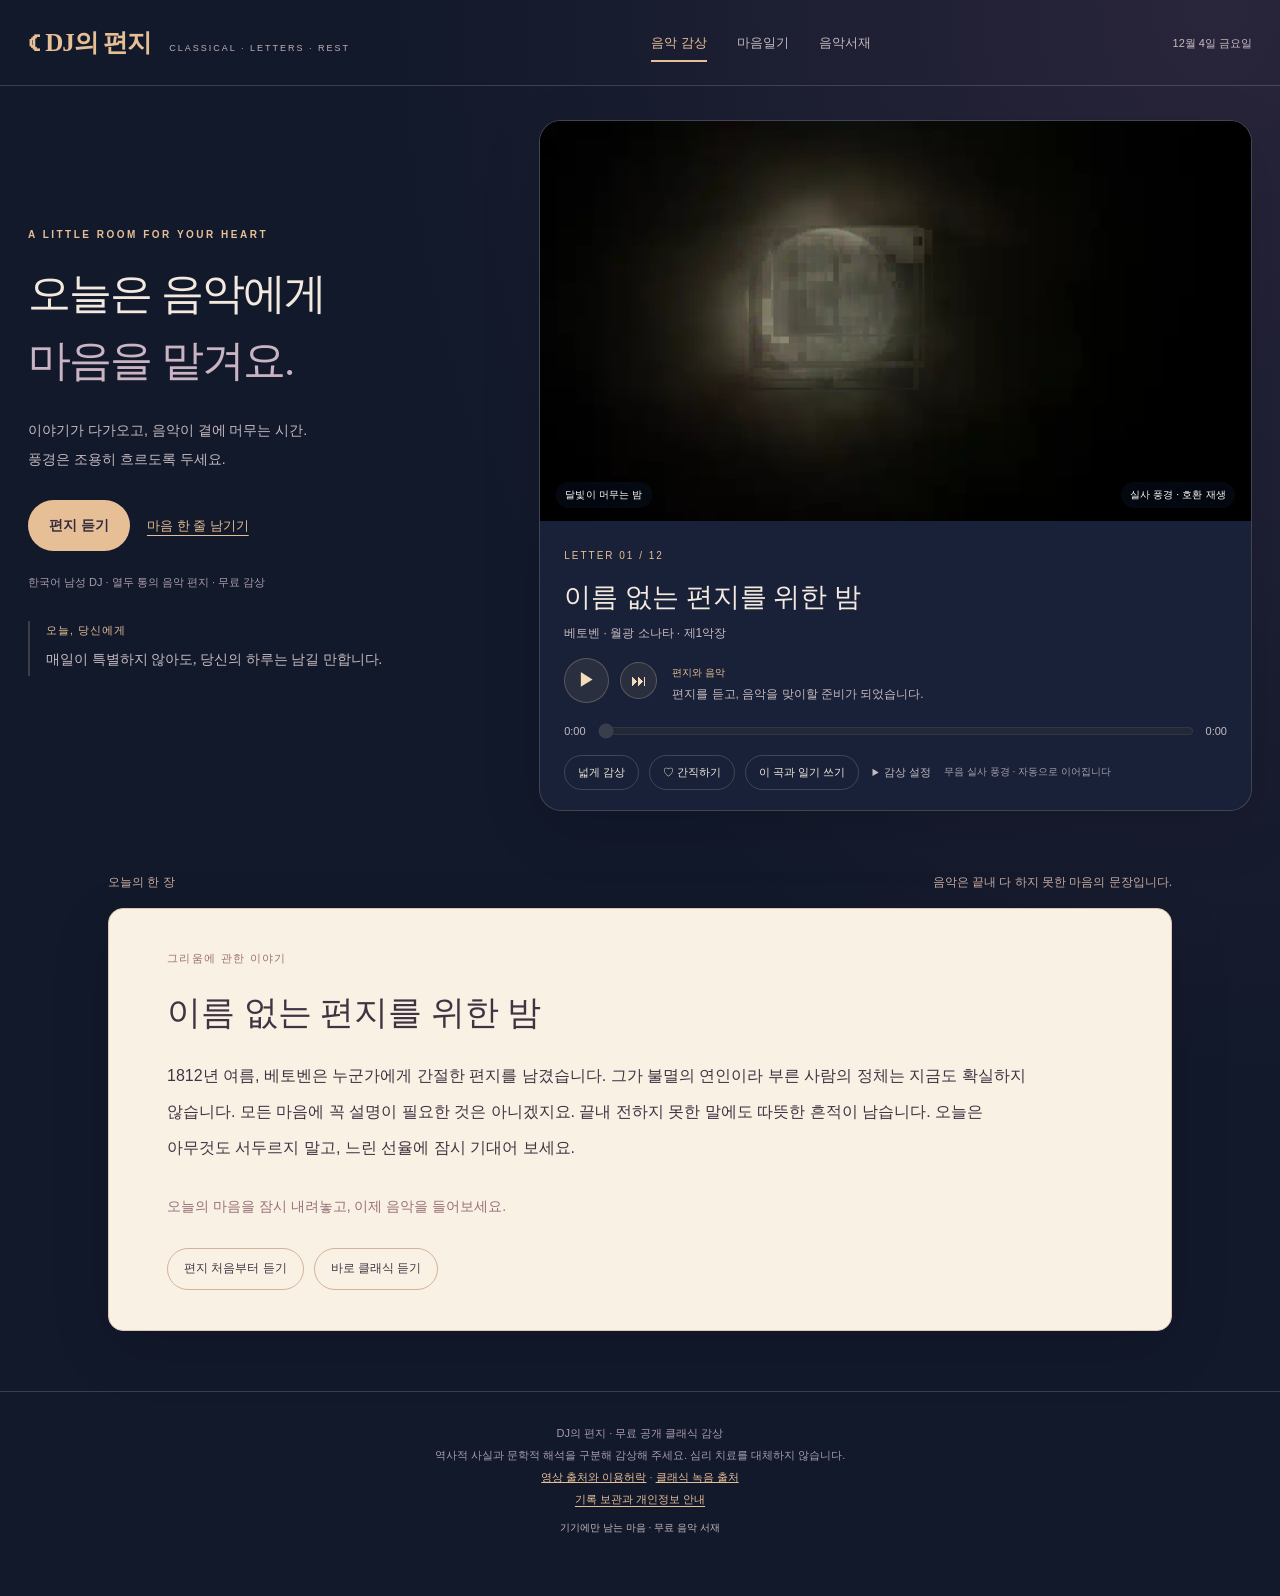
<file: docs/index.html>
<!doctype html>
<html lang="ko" data-mind-theme="moon">
<head>
<meta charset="utf-8"/><meta name="viewport" content="width=device-width,initial-scale=1"/>
<title>DJ의 편지 | 서사가 있는 클래식 라디오</title>
<meta name="description" content="낮고 따뜻한 남성 DJ의 편지, 클래식 연주, 자연스럽게 흐르는 열두 가지 풍경. 무료 클래식 감상 서재."/>
<meta property="og:title" content="DJ의 편지 | 서사가 있는 클래식 라디오"/>
<meta property="og:description" content="이야기와 음악 사이, 마음을 쉬어 가는 시간"/>
<meta property="og:image" content="https://tazan12.github.io/--/assets/dj-cover.webp"/>
<meta name="theme-color" content="#12192b"/>
<meta name="dj-release" content="focus-20261114-2"/>
<link rel="canonical" href="https://tazan12.github.io/--/"/>
<link rel="stylesheet" href="./player.css?v=focus-20261114-2"/>
<script src="./episodes.js?v=focus-20261114-2" defer></script>
<script src="./scenery.js?v=focus-20261114-2" defer></script>
<script src="./player.js?v=focus-20261114-2" defer></script>
<meta name="apple-mobile-web-app-capable" content="yes"/>
<meta name="apple-mobile-web-app-title" content="DJ의 편지"/>
<link rel="manifest" href="./manifest.webmanifest"/>
<link rel="apple-touch-icon" href="./assets/app-icon-192.png"/>
<link rel="stylesheet" href="./mind-journal.css?v=focus-20261114-2"/>
<script src="./mind-store.js?v=focus-20261114-2" defer></script>
<script src="./mind-journal.js?v=focus-20261114-2" defer></script>
<link rel="stylesheet" href="./journal-focus.css?v=focus-20261114-2"/>
</head>
<body data-app-view="listen">
<!-- MIND_JOURNAL_RELEASE -->
<a class="skip-link" href="#stage">음악 감상으로 바로 가기</a>
<main class="dj-app">
<header class="dj-header">
<a class="dj-mark" href="./">☾ DJ의 편지 <small>CLASSICAL · LETTERS · REST</small></a>
<nav aria-label="주 메뉴"><a href="#listen" data-nav-view="listen">음악 감상</a><a href="#write" data-nav-view="journal">마음일기</a><a href="#episodes" data-nav-view="library">음악서재</a></nav><span class="header-datestamp" id="greetingDate"></span>
</header>
<section class="dj-hero app-view" data-app-view="listen" id="listen" aria-label="오늘의 클래식 감상">
<div class="dj-intro"><div class="dj-kicker">A LITTLE ROOM FOR YOUR HEART</div>
<h1>오늘은 음악에게<br/><em>마음을 맡겨요.</em></h1>
<p>이야기가 다가오고, 음악이 곁에 머무는 시간.<br/>풍경은 조용히 흐르도록 두세요.</p>
<div class="dj-cta"><button id="mainPlay" type="button">편지 듣기</button><a href="#write" data-nav-view="journal">마음 한 줄 남기기</a></div>
<p class="dj-hint">한국어 남성 DJ · 열두 통의 음악 편지 · 무료 감상</p>
<div class="daily-whisper"><strong>오늘, 당신에게</strong><span id="dailyWhisper">마음에도 숨을 고르는 한 페이지가 필요하니까요.</span></div>
</div>
<div class="dj-stage" id="stage">
<div class="dj-film-window" id="filmWindow">
<video class="dj-scene-video" id="film" muted loop playsinline webkit-playsinline preload="auto" poster="./assets/films/ep01.webp" aria-label="곡에 어울리는 자연 풍경" tabindex="-1"></video>
<img id="filmMotion" class="dj-scene-motion" alt="곡에 맞는 실제 풍경의 호환 재생" hidden decoding="async"/><div class="dj-film-topline"><span id="filmSceneName">달빛이 머무는 밤</span><span id="filmState">풍경을 준비하고 있어요</span></div>
</div>
<div class="dj-stage-copy">
<span id="stageEpisode">LETTER 01 / 12</span><h2 id="stageTitle">이름 없는 편지를 위한 밤</h2><p id="stageMusic">베토벤 · 월광 소나타 · 제1악장</p>
<div class="dj-audio-row">
<button class="dj-round" id="stagePlay" type="button" aria-label="낭독·음악 듣기">▶</button>
<button class="dj-skip" id="stageNext" type="button" aria-label="다음 음악 편지">⏭</button>
<div class="dj-audio-caption"><span id="phaseLabel">편지와 음악</span><div class="dj-status" id="stageStatus" role="status" aria-live="polite">편지를 듣고, 음악을 맞이할 준비가 되었습니다.</div></div>
</div>
<div class="dj-progress"><span id="clock">0:00</span><input type="range" id="seek" min="0" max="1000" value="0" disabled aria-label="낭독·음악 재생 위치"/><span id="duration">0:00</span></div>
<div class="dj-scene-buttonrow">
<button id="wide" type="button" aria-pressed="false">넓게 감상</button>
<button id="likeTrack" class="favorite-button" type="button" aria-pressed="false">♡ 간직하기</button>
<button id="writeWithTrack" type="button">이 곡과 일기 쓰기</button>
<details class="dj-options"><summary>감상 설정</summary><div class="dj-options-panel">
<label><input id="still" type="checkbox"/>풍경을 정지 화면으로 보기</label>
<label for="volume">소리 크기 <input id="volume" type="range" min="0" max="100" value="75"/></label>
<label class="sleep-control" for="sleepTimer">음악 자동 멈춤 <select id="sleepTimer"><option value="0">끄기</option><option value="10">10분</option><option value="20">20분</option><option value="30">30분</option><option value="60">60분</option></select></label><small id="sleepStatus">원하는 만큼만 듣고 편안히 쉬세요.</small>
<small>풍경은 자동으로 재생됩니다. 정지 화면은 위 설정을 직접 선택했을 때만 적용됩니다. 영상이 제한되면 같은 실사 장면의 호환 형식으로 이어집니다.</small>
</div></details><span class="dj-status-label">무음 실사 풍경 · 자동으로 이어집니다</span>
</div>
<a id="filmFallback" class="dj-source-help" href="./assets/films/ep01.mp4" target="_blank" rel="noopener noreferrer" hidden>연결이 어려우면 영상 원본 열기</a>
<a id="musicSource" class="dj-source-help" href="https://commons.wikimedia.org/" target="_blank" rel="noopener noreferrer" hidden>연주 음원 원본 확인하기</a>
</div>
</div>
</section>
<section class="dj-reader app-view" data-app-view="listen" aria-labelledby="readerTitle"><div class="dj-sectiontop"><span>오늘의 한 장</span><span>음악은 끝내 다 하지 못한 마음의 문장입니다.</span></div>
<div class="dj-letter"><div class="dj-letter-head" id="readerMood">그리움에 관한 이야기</div><h2 id="readerTitle">이름 없는 편지를 위한 밤</h2><p id="readerText"></p><p class="dj-closing">오늘의 마음을 잠시 내려놓고, 이제 음악을 들어보세요.</p>
<div class="dj-letter-bottom"><button id="readerPlay" type="button">편지 처음부터 듣기</button><button id="musicOnly" type="button">바로 클래식 듣기</button></div></div>
</section>
<section class="dj-library app-view" data-app-view="library" hidden id="episodes" aria-labelledby="libraryTitle"><div class="dj-sectionhead"><div><span class="dj-kicker">YOUR MUSIC LIBRARY</span><h2 id="libraryTitle">열두 통의 음악 편지</h2><p>지금 마음과 닮은 이야기를 골라 보세요.</p></div><div class="dj-tags" id="moods" role="group" aria-label="감정별 이야기 선택"></div></div><div class="library-favorites"><h2>다시 꺼내 듣고 싶은 편지</h2><p>좋아하는 음악은 가까운 곳에 남겨 두세요.</p><div id="favoriteList" class="favorite-list"></div></div><div class="dj-grid" id="cards"></div></section>
<section class="mind-journal app-view" id="write" data-app-view="journal" aria-labelledby="mindTitle" hidden>
  <header class="mind-heading"><div><span class="mind-eyebrow">A QUIET PAGE, JUST FOR YOU</span><h1 id="mindTitle">오늘의 마음, 한 장.</h1><p>음악은 곁에 두고, 이야기는 나에게.</p></div>
    <div class="journal-heading-tools"><div class="theme-choices" id="themeChoices" role="group" aria-label="일기 테마 선택">
      <button type="button" data-theme-choice="moon" aria-pressed="true"><i class="theme-dot" aria-hidden="true"></i>달빛 서재</button>
      <button type="button" data-theme-choice="forest" aria-pressed="false"><i class="theme-dot" aria-hidden="true"></i>숲의 안부</button>
      <button type="button" data-theme-choice="rose" aria-pressed="false"><i class="theme-dot" aria-hidden="true"></i>다정한 오후</button>
    </div><button class="quiet-button" id="openBackup" type="button">기록 보관 · 백업</button></div>
  </header>
  <section class="journal-sound-panel" aria-label="마음일기 배경 음악">
    <img id="journalMusicCover" class="journal-sound-cover" src="./assets/films/ep01.webp" alt=""/>
    <div class="journal-sound-meta"><label class="journal-sound-caption" for="journalMusicSelect">글을 위한 클래식 · 낭독 없이</label><select id="journalMusicSelect" aria-label="일기 배경 음악 선택"></select><span id="journalMusicStatus" class="journal-sound-status" role="status" aria-live="polite">소리 없이 기록할 수도 있어요</span><a id="journalMusicSource" href="https://commons.wikimedia.org/" target="_blank" rel="noopener noreferrer" hidden>연주 원본 확인</a></div>
    <div class="journal-sound-controls"><label class="journal-volume">음량<input id="journalMusicVolume" type="range" min="0" max="100" value="75" aria-label="마음일기 음악 음량"/></label><button id="journalMusicToggle" type="button" aria-pressed="false">음악 켜기</button><button id="journalMusicNext" type="button" aria-label="다음 클래식 곡">다음 곡</button></div>
  </section>
  <button id="calendarJump" class="mobile-calendar-jump" type="button" aria-expanded="false">달력 · 지난 기록 펼치기 ↓</button>
<div class="journal-layout">
    <aside class="journal-side" aria-label="기록 달력과 보관함">
      <div class="calendar-box">
        <div class="calendar-heading"><button id="calPrev" class="icon-button" type="button" aria-label="이전 달">‹</button><h2 id="calendarMonth"></h2><button id="calNext" class="icon-button" type="button" aria-label="다음 달">›</button></div>
        <div class="calendar-week" aria-hidden="true"><span>일</span><span>월</span><span>화</span><span>수</span><span>목</span><span>금</span><span>토</span></div>
        <div id="calendarDays" class="calendar-days" role="group" aria-label="일기 날짜 선택"></div>
        <div class="calendar-foot"><small><i class="entry-dot"></i> 마음을 남긴 날</small><button type="button" id="calToday" class="text-button">오늘로</button></div>
        <p id="monthSummary" class="month-summary">작은 기록부터 시작해요.</p>
      </div>
      <div class="memory-box"><div class="section-label"><h2>쌓여 가는 마음</h2><span id="entryCount">0장</span></div><label class="sr-only" for="searchEntries">일기 검색</label><input id="searchEntries" type="search" placeholder="그날의 문장 찾기" maxlength="100"/><label class="sr-only" for="filterMood">감정으로 기록 찾기</label><select id="filterMood"><option value="all">모든 마음</option><option value="calm">평온</option><option value="bright">기쁨</option><option value="longing">그리움</option><option value="tired">지침</option><option value="uneasy">불안</option><option value="mixed">복잡함</option></select><div id="entryList" class="entry-list"></div><button id="moreEntries" class="text-button" type="button" hidden>더 오래된 기록 보기</button></div>
    </aside>
    <div class="journal-main">
      <article class="journal-paper" aria-label="선택한 날짜의 마음일기">
        <div class="paper-date"><div><span class="paper-eyebrow">DEAR, MYSELF</span><h2 id="selectedDateLabel"></h2></div><label class="date-picker">날짜 선택<input id="entryDate" type="date" min="1900-01-01" max="2199-12-31"/></label></div>
        <fieldset class="mood-field"><legend>오늘 마음의 날씨는 어떤가요?</legend><div id="moodPick" class="mood-pick" role="group" aria-label="그날의 감정"></div><p id="moodWhisper" class="mood-whisper">어떤 마음이든, 그대로 적어 두어도 괜찮아요.</p></fieldset>
        <details class="writing-help"><summary>어디서부터 쓸지 모르겠다면</summary><div class="writing-prompt"><span>오늘의 작은 질문</span><p id="promptText"></p><button type="button" id="nextPrompt" aria-label="다른 글쓰기 질문 보기">다른 질문 ↻</button></div></details>
        <label class="sr-only" for="journalTitleInput">이 날의 제목</label><input id="journalTitleInput" class="journal-title-input" maxlength="80" placeholder="이 하루에 이름을 붙인다면…" autocomplete="off"/>
        <label class="sr-only" for="journalBody">마음일기 본문</label><textarea id="journalBody" class="journal-body" rows="9" maxlength="12000" placeholder="오늘 마음에 남은 장면을 천천히 적어 보세요. 단 한 줄이어도 괜찮아요."></textarea>
        <div class="writing-meta"><span id="journalStatus" role="status" aria-live="polite">이 브라우저에 자동 저장됩니다</span><span id="charCount">0 / 12,000</span></div>
        <label class="kindness-label" for="journalKindness">내일의 나에게 건네는 다정한 한마디</label><textarea id="journalKindness" class="kindness-input" rows="2" maxlength="300" placeholder="오늘의 너도 충분히 애썼어."></textarea>
        <div class="journal-track"><div><span>이 날의 선율</span><p id="attachedTrack">마음과 함께 기억할 음악을 담아 보세요.</p></div><div class="track-actions"><button id="attachTrack" type="button">지금 듣는 곡 담기</button><button id="playAttached" type="button" hidden>연주 다시 듣기</button><button id="clearTrack" class="text-button" type="button" hidden>연결 해제</button></div></div>
        <div id="entryConflict" class="inline-warning" role="alert" hidden><p id="entryConflictText"></p><button id="reloadEntry" type="button">최신 기록 불러오기</button><button id="draftBackup" type="button">현재 초안 백업</button></div>
        <div class="paper-actions"><button id="entrySave" class="save-journal" type="button">마음 보관하기</button><button id="entryDelete" class="text-button danger-text" type="button" disabled>이 날짜 기록 삭제</button></div>
        <p class="privacy-footnote">개인 기록은 이 기기·브라우저에만 저장됩니다. 자동 동기화되지 않으며, 브라우저 데이터 삭제에 대비해 백업을 보관해 주세요.</p>
      </article>
      <aside class="journal-recommend"><div><span class="mind-eyebrow">A LITTLE COMPANY</span><h3 id="recommendTitle">이 마음에 곁을 내어 주는 음악</h3><p id="recommendCopy">일기를 쓰는 동안, 부드러운 선율을 곁에 두세요.</p></div><button id="recommendPlay" type="button">연주만 듣기</button></aside>
    </div>
  </div>
</section>
<dialog id="backupDialog" class="mind-dialog" aria-labelledby="backupTitle">
 <div class="dialog-top"><h2 id="backupTitle">오래 간직하는 방법</h2><button type="button" data-close-dialog="backupDialog" class="icon-button" aria-label="보관 설정 닫기">×</button></div>
 <p>당신의 일기는 서버나 GitHub에 전송되지 않습니다. 같은 기기에서도 브라우저가 다르면 별도로 보관됩니다.</p>
 <div class="backup-actions"><button id="backupExport" class="primary-button" type="button">전체 일기 백업 내보내기</button><label class="file-button">백업 파일 가져오기<input id="restoreFile" type="file" accept="application/json,.json"/></label></div>
 <small id="lastBackup">아직 백업을 내보내지 않았어요.</small>
 <p class="backup-warning">백업은 암호화되지 않은 JSON 파일입니다. 일기 내용이 포함되므로 본인만 접근하는 곳에 보관하세요. 공용 기기에서는 일기 사용을 주의해 주세요.</p>
 <details><summary>저장 공간과 오프라인</summary><p id="offlineStatus">일기와 기본 화면은 첫 방문 이후 오프라인에서 사용할 수 있도록 준비합니다. 클래식 음악과 풍경 영상은 인터넷 연결이 필요합니다.</p><button id="persistStorage" type="button">기록 저장공간 유지 요청</button><p id="persistenceStatus" role="status"></p><button id="rawExport" class="text-button" type="button">읽기 오류 시 원본 기록 백업</button></details>
 <div class="install-section"><h3>자주 찾아오는 작은 서재</h3><button id="installApp" type="button">홈 화면에 추가하는 방법</button><p id="installHint">휴대전화 브라우저 메뉴에서 ‘홈 화면에 추가’를 선택할 수 있습니다. 지원 여부는 브라우저에 따라 다릅니다.</p></div>
 <details><summary>이 서재가 지속되는 방식</summary><p>회원가입·광고·추적 코드·생성형 AI 호출 없이 작동합니다. 음악과 풍경은 필요할 때만 불러오고, 일기는 사용자의 기기에 남깁니다. 기록 형식은 공개된 JSON이며 백업으로 다른 기기에 옮길 수 있습니다.</p><p>기록은 암호화 저장되지 않습니다. 이 앱은 치료나 상담을 대신하지 않으며 감정을 평가하거나 진단하지 않습니다.</p></details>
</dialog>
<dialog id="restoreDialog" class="mind-dialog" aria-labelledby="restoreTitle"><h2 id="restoreTitle">기록을 다시 펼칠까요?</h2><p id="restoreSummary"></p><label class="check-label"><input id="overwriteImport" type="checkbox"/>같은 날짜의 기존 기록을 백업 내용으로 교체</label><p>기본값은 기존 기록 유지입니다. 새 날짜의 기록만 추가합니다.</p><div class="dialog-actions"><button type="button" data-close-dialog="restoreDialog">취소</button><button id="confirmRestore" class="primary-button" type="button">기록 가져오기</button></div></dialog>
<dialog id="deleteDialog" class="mind-dialog" aria-labelledby="deleteTitle"><h2 id="deleteTitle">이 날짜의 기록을 삭제할까요?</h2><p id="deleteSummary"></p><p>다른 날짜의 일기는 그대로 남습니다.</p><div class="dialog-actions"><button type="button" data-close-dialog="deleteDialog">남겨 두기</button><button id="confirmDelete" class="danger-button" type="button">이 날짜만 삭제</button></div></dialog>
<div class="journal-alert" id="journalAlert" role="status" hidden><span id="journalAlertText"></span><button id="undoDelete" type="button" hidden>삭제 되돌리기</button><button id="dismissAlert" type="button" aria-label="알림 닫기">×</button></div>

<footer>DJ의 편지 · 무료 공개 클래식 감상<br/>역사적 사실과 문학적 해석을 구분해 감상해 주세요. 심리 치료를 대체하지 않습니다.<br/>
<a href="./video-sources.html" target="_blank" rel="noopener noreferrer">영상 출처와 이용허락</a> · <a href="https://commons.wikimedia.org/wiki/Category:Audio_files_of_classical_music" target="_blank" rel="noopener noreferrer">클래식 녹음 출처</a>
<br/><button class="app-footer-link" id="footerBackup" type="button">기록 보관과 개인정보 안내</button><p class="connection-note" id="connectionStatus">기기에만 남는 마음 · 무료 음악 서재</p></footer>
<div class="dj-toast" id="toast" role="status" hidden></div>
<audio id="programAudio" preload="none" hidden></audio>
<noscript><p>음악과 풍경을 감상하려면 브라우저에서 JavaScript를 허용해 주세요.</p></noscript>

<nav class="app-bottom-nav" aria-label="모바일 메뉴"><a href="#listen" data-nav-view="listen"><span aria-hidden="true">♪</span>감상</a><a href="#write" data-nav-view="journal"><span aria-hidden="true">✎</span>마음일기</a><a href="#episodes" data-nav-view="library"><span aria-hidden="true">♡</span>음악서재</a></nav>
<div class="mini-radio" id="miniRadio" aria-label="음악 조작" hidden><img id="miniImage" alt=""/><div class="mini-copy"><strong id="miniTitle"></strong><small id="miniPhase"></small></div><button id="miniToggle" type="button" aria-label="낭독·음악 듣기">▶</button><button id="miniNext" type="button" aria-label="다음 편지">⏭</button><a href="#listen" data-nav-view="listen">감상으로</a></div>
</main></body></html>
</file>
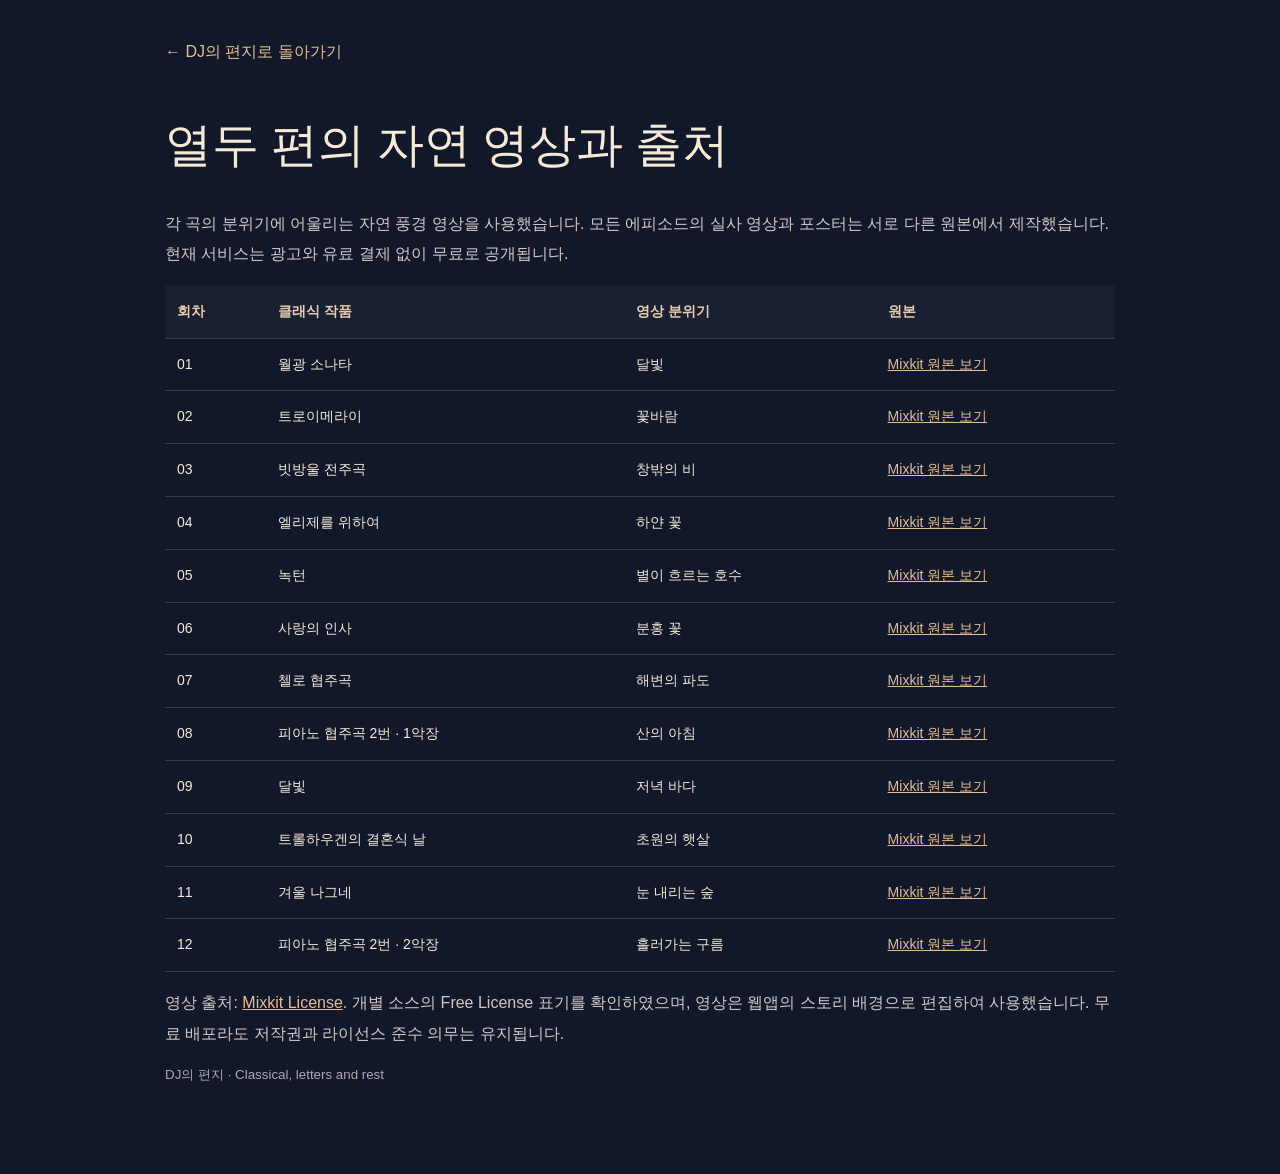
<file: docs/video-sources.html>
<!doctype html>
<html lang="ko"><head><meta charset="utf-8"><meta name="viewport" content="width=device-width,initial-scale=1">
<title>영상 출처 | DJ의 편지</title><meta name="description" content="DJ의 편지 클래식 12편에 사용한 무료 자연 풍경 영상 원본 목록">
<style>body{margin:0;background:#11182a;color:#f6e9d6;font-family:"Malgun Gothic",sans-serif}main{max-width:950px;margin:auto;padding:42px 22px 90px}h1{font-family:serif;font-size:clamp(30px,5vw,47px);font-weight:500}p{color:#d4c8c4;line-height:1.9}a{color:#e5be91}table{border-collapse:collapse;width:100%;font-size:14px;line-height:1.7}th,td{padding:14px 12px;text-align:left;border-bottom:1px solid #ffffff25}th{color:#ebcdab;background:#ffffff09}tr:hover{background:#ffffff08}.back{display:inline-block;margin-bottom:20px;text-decoration:none}small{color:#b2a6ae}@media(max-width:650px){th,td{padding:9px 6px;font-size:12px}td:nth-child(3){min-width:56px}}</style>
</head><body><main>
<a class="back" href="./">← DJ의 편지로 돌아가기</a>
<h1>열두 편의 자연 영상과 출처</h1>
<p>각 곡의 분위기에 어울리는 자연 풍경 영상을 사용했습니다. 모든 에피소드의 실사 영상과 포스터는 서로 다른 원본에서 제작했습니다. 현재 서비스는 광고와 유료 결제 없이 무료로 공개됩니다.</p>
<table><thead><tr><th>회차</th><th>클래식 작품</th><th>영상 분위기</th><th>원본</th></tr></thead><tbody><tr><td>01</td><td>월광 소나타</td><td>달빛</td><td><a href="https://mixkit.co/free-stock-video/full-moon-with-a-soft-haze-4433/" target="_blank" rel="noopener noreferrer">Mixkit 원본 보기</a></td></tr>
<tr><td>02</td><td>트로이메라이</td><td>꽃바람</td><td><a href="https://mixkit.co/free-stock-video/pink-flowers-wave-in-the-breeze-1168/" target="_blank" rel="noopener noreferrer">Mixkit 원본 보기</a></td></tr>
<tr><td>03</td><td>빗방울 전주곡</td><td>창밖의 비</td><td><a href="https://mixkit.co/free-stock-video/window-on-a-rainy-day-2846/" target="_blank" rel="noopener noreferrer">Mixkit 원본 보기</a></td></tr>
<tr><td>04</td><td>엘리제를 위하여</td><td>하얀 꽃</td><td><a href="https://mixkit.co/free-stock-video/white-flowers-in-the-breeze-1187/" target="_blank" rel="noopener noreferrer">Mixkit 원본 보기</a></td></tr>
<tr><td>05</td><td>녹턴</td><td>별이 흐르는 호수</td><td><a href="https://mixkit.co/free-stock-video/night-sky-with-stars-at-a-calm-lake-time-lapse-1704/" target="_blank" rel="noopener noreferrer">Mixkit 원본 보기</a></td></tr>
<tr><td>06</td><td>사랑의 인사</td><td>분홍 꽃</td><td><a href="https://mixkit.co/free-stock-video/small-pink-flowers-1186/" target="_blank" rel="noopener noreferrer">Mixkit 원본 보기</a></td></tr>
<tr><td>07</td><td>첼로 협주곡</td><td>해변의 파도</td><td><a href="https://mixkit.co/free-stock-video/waves-coming-to-the-beach-5016/" target="_blank" rel="noopener noreferrer">Mixkit 원본 보기</a></td></tr>
<tr><td>08</td><td>피아노 협주곡 2번 · 1악장</td><td>산의 아침</td><td><a href="https://mixkit.co/free-stock-video/mountainous-area-in-the-alps-4132/" target="_blank" rel="noopener noreferrer">Mixkit 원본 보기</a></td></tr>
<tr><td>09</td><td>달빛</td><td>저녁 바다</td><td><a href="https://mixkit.co/free-stock-video/beautiful-sunset-on-a-bay-from-above-4999/" target="_blank" rel="noopener noreferrer">Mixkit 원본 보기</a></td></tr>
<tr><td>10</td><td>트롤하우겐의 결혼식 날</td><td>초원의 햇살</td><td><a href="https://mixkit.co/free-stock-video/countryside-meadow-4075/" target="_blank" rel="noopener noreferrer">Mixkit 원본 보기</a></td></tr>
<tr><td>11</td><td>겨울 나그네</td><td>눈 내리는 숲</td><td><a href="https://mixkit.co/free-stock-video/snow-falling-in-a-pine-forest-3352/" target="_blank" rel="noopener noreferrer">Mixkit 원본 보기</a></td></tr>
<tr><td>12</td><td>피아노 협주곡 2번 · 2악장</td><td>흘러가는 구름</td><td><a href="https://mixkit.co/free-stock-video/blue-sky-background-as-the-clouds-travel-blown-by-the-26108/" target="_blank" rel="noopener noreferrer">Mixkit 원본 보기</a></td></tr></tbody></table>
<p>영상 출처: <a href="https://mixkit.co/license/" target="_blank" rel="noopener noreferrer">Mixkit License</a>. 개별 소스의 Free License 표기를 확인하였으며, 영상은 웹앱의 스토리 배경으로 편집하여 사용했습니다. 무료 배포라도 저작권과 라이선스 준수 의무는 유지됩니다.</p>
<small>DJ의 편지 · Classical, letters and rest</small>
</main></body></html>
</file>
<file: docs/player.css>
/* DJ Letter / calm cinema — no overlays that compete with the film. */
:root{color-scheme:dark;--bg:#12192b;--paper:#f8ecdc;--text:#f3e9df;--muted:#c6bac0;--gold:#e6bf97;--line:rgba(234,211,185,.2)}
*{box-sizing:border-box}html{scroll-behavior:smooth}body{margin:0;background:var(--bg);color:var(--text);font-family:'Malgun Gothic','Apple SD Gothic Neo',sans-serif;line-height:1.65}button,input,textarea{font:inherit}button,a,input,summary{-webkit-tap-highlight-color:transparent}button{cursor:pointer}button{color:inherit}a{color:var(--gold)}button:focus-visible,a:focus-visible,summary:focus-visible,input:focus-visible,textarea:focus-visible{outline:2px solid var(--gold);outline-offset:4px}[hidden]{display:none!important}.dj-app{background:radial-gradient(ellipse at 90% 6%,#34304975,transparent 48%),linear-gradient(165deg,#12192b,#211d30 55%,#121a28);min-height:100vh}.skip-link{position:fixed;top:8px;left:8px;transform:translateY(-160%);z-index:100;background:var(--paper);color:#272339;padding:12px}.skip-link:focus{transform:none}
.dj-header{max-width:1370px;margin:auto;padding:25px 28px 20px;display:flex;align-items:center;justify-content:space-between;gap:22px;border-bottom:1px solid var(--line)}.dj-mark{color:var(--gold);font-family:'Noto Serif KR',Georgia,serif;font-size:25px;font-weight:600;white-space:nowrap;text-decoration:none;letter-spacing:-1px}.dj-mark small{display:inline-block;font-family:Arial,sans-serif;font-weight:400;font-size:9px;letter-spacing:2px;margin-left:13px;color:#c3afb5}.dj-header nav{display:flex;gap:26px}.dj-header nav a{font-size:13px;text-decoration:none;color:var(--muted)}.dj-header nav a:hover{color:var(--text)}
.dj-hero{max-width:1370px;margin:auto;padding:72px 28px 54px;display:grid;grid-template-columns:minmax(270px,.72fr) minmax(0,1.28fr);gap:46px;align-items:center}.dj-kicker{font:600 10px Arial,sans-serif;letter-spacing:3px;color:var(--gold)}.dj-intro h1{font-family:'Noto Serif KR','Batang',Georgia,serif;font-size:clamp(33px,3.4vw,54px);font-weight:500;line-height:1.55;letter-spacing:-1.8px;margin:21px 0}.dj-intro h1 em{color:#dfb7ae;font-style:normal}.dj-intro p{font-size:14px;line-height:2.1;color:var(--muted);word-break:keep-all}.dj-cta{display:flex;flex-wrap:wrap;align-items:center;gap:17px;margin-top:26px}.dj-cta button{border:0;background:linear-gradient(115deg,#e5bb8e,#f3d8b8);color:#362c3f;padding:14px 21px;border-radius:32px;font-weight:700;font-size:14px}.dj-cta a{font-size:13px;text-underline-offset:5px}.dj-intro .dj-hint{font-size:11px;color:#a99da9;margin-top:20px}
.dj-stage{border:1px solid var(--line);background:#111a2c;border-radius:22px;overflow:hidden;min-width:0;box-shadow:0 24px 55px #0004;scroll-margin-top:24px}.dj-film-window{position:relative;isolation:isolate;width:100%;aspect-ratio:16/9;overflow:hidden;background:#17253b center/cover}.dj-scene-video{position:absolute;inset:0;width:100%;height:100%;object-fit:cover;object-position:center;display:block!important;visibility:visible!important;pointer-events:none;opacity:0;transition:opacity .7s linear;z-index:1;filter:saturate(.94)}.dj-scene-video.is-front{opacity:1;z-index:2}.dj-film-topline{position:absolute;bottom:13px;left:16px;right:16px;display:flex;justify-content:space-between;align-items:center;gap:10px;z-index:3;pointer-events:none;color:#fff;font-size:10px;letter-spacing:.02em;text-shadow:0 1px 8px #000b}.dj-film-topline span{background:#0b162779;padding:5px 9px;border-radius:18px}.dj-stage-copy{padding:23px 26px 21px}.dj-stage-copy>#stageEpisode{font:10px Arial,sans-serif;letter-spacing:2px;color:var(--gold)}.dj-stage-copy h2{font-family:'Noto Serif KR','Batang',serif;font-size:clamp(22px,2.1vw,31px);font-weight:500;line-height:1.5;margin:10px 0 6px;word-break:keep-all}.dj-stage-copy>#stageMusic{font-size:12px;color:var(--muted);margin:0 0 14px}.dj-audio-row{display:flex;align-items:center;gap:11px;min-width:0}.dj-round,.dj-skip{border:1px solid #ebc8a644;background:#e9c29b16;color:#f3dbbb;border-radius:50%;display:grid;place-items:center;flex:none}.dj-round{width:45px;height:45px;font-size:18px}.dj-skip{width:37px;height:37px;font-size:16px}.dj-round:hover,.dj-skip:hover{background:#eac39433}.dj-audio-caption{min-width:0;margin-left:4px}.dj-audio-caption>span{font-size:10px;color:var(--gold)}.dj-status{font-size:12px;color:var(--muted);line-height:1.7;word-break:keep-all}.dj-progress{display:flex;align-items:center;gap:10px;font-size:11px;color:var(--muted);margin-top:15px;font-variant-numeric:tabular-nums}.dj-progress input{flex:1;min-width:30px;accent-color:var(--gold);height:20px}.dj-progress input:disabled{opacity:.35}.dj-scene-buttonrow{display:flex;align-items:center;gap:12px;margin-top:12px;flex-wrap:wrap}.dj-scene-buttonrow>button{border:1px solid var(--line);background:transparent;color:var(--text);padding:7px 13px;border-radius:24px;font-size:11px}.dj-options{position:relative;font-size:11px;color:var(--muted)}.dj-options summary{cursor:pointer;padding:6px 3px}.dj-options-panel{display:flex;flex-direction:column;gap:12px;position:absolute;z-index:15;right:-80px;top:100%;padding:18px;min-width:240px;border:1px solid var(--line);border-radius:12px;background:#18233b;box-shadow:0 10px 30px #0006}.dj-options-panel label{display:flex;gap:9px;align-items:center}.dj-options-panel input{accent-color:var(--gold)}.dj-options-panel input[type=range]{width:110px}.dj-options-panel small{font-size:10px;line-height:1.65;max-width:210px;color:#aeb9cb}.dj-status-label{font-size:10px;color:#a89fab}.dj-source-help{display:block;font-size:11px;margin-top:10px}.dj-hero.is-wide{display:block;max-width:1260px;padding-top:32px}.dj-hero.is-wide .dj-intro{display:none}.dj-hero.is-wide .dj-stage{width:100%}.dj-hero.is-wide .dj-stage-copy{padding:24px 30px}
.dj-reader{max-width:1150px;margin:auto;padding:24px 28px 60px}.dj-sectiontop{display:flex;justify-content:space-between;gap:20px;font-size:12px;color:#c8a99d;margin-bottom:16px}.dj-letter{background:linear-gradient(120deg,#f4e7d5,#fbf1e4);border:1px solid #ba9884;border-radius:15px;color:#4a3949;padding:40px 58px;box-shadow:0 14px 36px #0003}.dj-letter-head{font-size:11px;color:#99706d;letter-spacing:1.3px}.dj-letter h2{font:500 clamp(24px,3vw,34px)/1.5 'Noto Serif KR','Batang',serif;margin:20px 0}.dj-letter>p{font-size:16px;line-height:2.25;word-break:keep-all}.dj-letter .dj-closing{font-size:14px;color:#987079;margin:25px 0}.dj-letter-bottom{display:flex;gap:10px;flex-wrap:wrap}.dj-letter-bottom button{background:#fcf5eb;border:1px solid #d4b39c;color:#674b5a;border-radius:25px;padding:10px 16px;font-size:12px}
.dj-library{max-width:1370px;margin:auto;padding:38px 28px 68px}.dj-sectionhead{display:flex;justify-content:space-between;align-items:end;gap:30px;margin-bottom:28px}.dj-sectionhead h2,.dj-journal h2{font-family:'Noto Serif KR','Batang',serif;font-size:34px;font-weight:500;line-height:1.5;margin:12px 0}.dj-sectionhead p,.dj-journal p{font-size:13px;color:var(--muted)}.dj-tags{display:flex;justify-content:end;gap:7px;flex-wrap:wrap;max-width:550px}.dj-tags button{padding:7px 12px;border:1px solid #c4abac44;border-radius:25px;background:#fff1;color:#cfc1c4;font-size:12px}.dj-tags .selected{background:var(--gold);color:#342a37}.dj-grid{display:grid;grid-template-columns:repeat(4,minmax(0,1fr));gap:18px}.dj-card{padding:0;overflow:hidden;border:1px solid #e2c5a633;border-radius:15px;background:#ffffff06;color:var(--text);text-align:left;transition:transform .2s,border-color .2s}.dj-card:hover{transform:translateY(-3px);border-color:#e4c4a57a}.dj-card.active{border-color:var(--gold)}.dj-card-art{aspect-ratio:16/9;position:relative;overflow:hidden;background:#243049}.dj-card-art img{width:100%;height:100%;object-fit:cover;display:block}.dj-card-art span{position:absolute;top:11px;left:12px;border-radius:16px;padding:5px 8px;background:#0c172ab0;color:#f1dfc5;font-size:10px}.dj-card-copy{display:flex;flex-direction:column;gap:8px;padding:18px;min-height:133px}.dj-card-copy small{font-size:10px;color:#ceb0a7}.dj-card-copy strong{font-family:'Noto Serif KR','Batang',serif;font-size:17px;line-height:1.6;font-weight:500;word-break:keep-all}.dj-card-copy>span{color:#ada4b1;font-size:11px;line-height:1.6}
.dj-journal{max-width:1094px;margin:12px auto 78px;padding:38px;border:1px solid #c1a89b44;border-radius:18px;background:#d7adae0a;display:grid;grid-template-columns:1fr 1.2fr;gap:35px}.dj-journal textarea{width:100%;background:#f6ede1;color:#4a3845;padding:18px;border:1px solid #ddc5af;border-radius:10px;resize:vertical;line-height:1.9;font-size:14px}.dj-journal button{padding:11px 18px;border:0;background:var(--gold);color:#3b2e42;border-radius:25px;font-size:13px;margin-top:11px}.dj-app footer{border-top:1px solid var(--line);padding:30px 22px 50px;text-align:center;font-size:11px;line-height:2;color:#a99cad}.dj-toast{position:fixed;left:50%;bottom:24px;transform:translateX(-50%);max-width:min(90vw,600px);padding:14px 20px;border:1px solid #ddc3a0;background:#fbf2e5;color:#49394b;border-radius:12px;box-shadow:0 8px 30px #0005;font-size:13px;z-index:50}
@media(max-width:1040px){.dj-hero{gap:28px;grid-template-columns:minmax(240px,.7fr) minmax(0,1.3fr)}.dj-intro h1{font-size:34px}.dj-grid{grid-template-columns:repeat(3,minmax(0,1fr))}.dj-sectionhead{align-items:start}.dj-journal{margin-left:28px;margin-right:28px}.dj-mark small{display:none}}
@media(max-width:760px){.dj-header{padding:18px 18px 14px;flex-wrap:wrap;gap:10px}.dj-mark{font-size:23px}.dj-header nav{gap:18px}.dj-header nav a{font-size:11px}.dj-hero{display:flex;flex-direction:column;align-items:stretch;padding:35px 18px 26px;gap:25px}.dj-intro h1{font-size:36px;line-height:1.45;margin:15px 0}.dj-intro p{font-size:13px;margin:10px 0}.dj-intro .dj-hint{font-size:10px;margin:14px 0 0}.dj-cta{margin-top:17px}.dj-film-topline{font-size:9px;left:10px;right:10px;bottom:10px}.dj-stage-copy{padding:20px}.dj-stage-copy h2{font-size:25px}.dj-status{font-size:11px}.dj-audio-row{gap:9px}.dj-options-panel{right:0}.dj-reader{padding:24px 18px 40px}.dj-sectiontop span:last-child{display:none}.dj-letter{padding:28px 24px}.dj-letter>p{font-size:14px;line-height:2.1}.dj-sectionhead{display:block}.dj-sectionhead h2{font-size:29px}.dj-tags{justify-content:start;margin-top:20px}.dj-library{padding:30px 18px 42px}.dj-grid{grid-template-columns:repeat(2,minmax(0,1fr));gap:12px}.dj-card-copy{padding:13px;min-height:132px;gap:7px}.dj-card-copy strong{font-size:15px}.dj-card-copy small,.dj-card-copy>span{font-size:10px}.dj-journal{display:block;margin:10px 18px 50px;padding:25px}.dj-journal h2{font-size:28px}.dj-journal textarea{margin-top:15px}.dj-hero.is-wide{padding:20px 10px}.dj-hero.is-wide .dj-stage-copy{padding:21px}.dj-film-window{border-radius:0}.dj-source-help{word-break:break-word}}
@media(prefers-reduced-motion:reduce){html{scroll-behavior:auto}.dj-card{transition:none}.dj-scene-video{transition:none}}

/* Settings remain in normal flow, including narrow screens. */
.dj-options[open]{flex:1 1 100%;order:3}.dj-options-panel{position:static;right:auto;top:auto;margin-top:8px;min-width:0;width:100%;max-width:100%;box-shadow:none}.dj-options-panel small{max-width:none}

/* STABLE_SINGLE_DECODER: no invisible second decoder or stale front class. */
.dj-scene-video{z-index:2!important;opacity:0!important;transition:opacity .3s ease!important;pointer-events:none!important;display:block!important;visibility:visible!important;filter:none!important}
.dj-film-window.native-visible .dj-scene-video{opacity:1!important}
.dj-scene-motion{position:absolute;inset:0;width:100%;height:100%;object-fit:cover;z-index:1;display:block;pointer-events:none}
.dj-scene-motion[hidden]{display:none!important}
.dj-film-topline{z-index:4!important;pointer-events:none}
@media(prefers-reduced-motion:reduce){.dj-scene-video{transition:none!important}}
</file>
<file: docs/mind-journal.css>
/* DJ Letter / private daily journal. Existing scenery styles are left intact. */
:root{--mind-panel:#182137;--mind-wash:#29253b;--mind-accent:#e8c6a3;--mind-ink:#423342;--mind-paper:#faf1e5;--mind-soft:#f0e2d1;--mind-edge:#dcc7b4;--mind-highlight:#cab3c3;--mind-shadow:0 18px 60px #0002}
:root[data-mind-theme=forest]{--bg:#102725;--text:#eff3e5;--muted:#b9cdc4;--gold:#c9d7a9;--line:#bad2b92f;--mind-panel:#18332e;--mind-wash:#294033;--mind-accent:#c9d7a9;--mind-ink:#30423a;--mind-paper:#f1f2e5;--mind-soft:#e2e6d6;--mind-edge:#c2ceb8;--mind-highlight:#9cbaa5}
:root[data-mind-theme=rose]{--bg:#2c202a;--text:#f8eded;--muted:#d6bec7;--gold:#edc2c3;--line:#e4bac32f;--mind-panel:#382832;--mind-wash:#4d343c;--mind-accent:#edc2c3;--mind-ink:#523741;--mind-paper:#fcf0eb;--mind-soft:#f3dfdc;--mind-edge:#dcc2c3;--mind-highlight:#d6a3b2}
html{scroll-padding-top:90px}.dj-app{background:radial-gradient(ellipse at 95% 0,var(--mind-wash),transparent 48%),var(--bg)}.sr-only{position:absolute!important;width:1px;height:1px;padding:0;overflow:hidden;clip:rect(0,0,0,0);white-space:nowrap;border:0}.mobile-only{display:none}.dj-header{max-width:1280px;min-height:85px;padding:22px 28px;align-items:center}.dj-header nav a{position:relative;padding:9px 2px;font-size:13px}.dj-header nav a[aria-current=page]{color:var(--gold)}.dj-header nav a[aria-current=page]:after{content:'';height:2px;left:2px;right:2px;bottom:0;background:var(--gold);position:absolute}.header-datestamp{font-size:11px;color:var(--muted);white-space:nowrap}.dj-hero{max-width:1280px;padding:42px 28px 34px;grid-template-columns:minmax(250px,.78fr) minmax(0,1.22fr);gap:48px}.dj-intro h1{font-size:clamp(32px,3.3vw,48px)}.dj-intro h1 em{color:var(--mind-highlight)}.dj-intro .dj-kicker{letter-spacing:2.5px}.daily-whisper{border-left:2px solid var(--line);padding:2px 0 2px 16px;margin:26px 0;color:var(--muted);font-family:'Batang',Georgia,serif;font-size:14px;line-height:2}.daily-whisper strong{display:block;font:11px sans-serif;letter-spacing:1px;color:var(--gold);margin-bottom:8px}.today-journal-link{display:inline-flex;gap:8px;align-items:center;text-decoration:none;font-size:13px;color:var(--gold)}.dj-stage{background:var(--mind-panel);box-shadow:var(--mind-shadow)}.dj-cta button{background:var(--gold)}.dj-scene-buttonrow{gap:10px}.dj-scene-buttonrow .favorite-button[aria-pressed=true]{background:var(--gold);color:var(--bg);border-color:var(--gold)}.dj-options-panel{background:var(--mind-panel)}.sleep-control{display:flex;align-items:center;gap:10px!important}.sleep-control select{padding:6px 9px;border-radius:8px;border:1px solid var(--line);background:var(--bg);color:var(--text)}.dj-reader{max-width:1120px;padding:28px 28px 60px}.dj-letter{background:var(--mind-paper);color:var(--mind-ink);border-color:var(--mind-edge);box-shadow:var(--mind-shadow)}.dj-letter>p{max-width:860px}.dj-letter-bottom button{background:transparent;color:var(--mind-ink)}.dj-library{max-width:1280px;padding-top:38px}.dj-card{background:var(--mind-panel)}.dj-tags button{color:var(--muted)}.dj-grid{gap:20px}.dj-card-copy{min-height:130px}.library-favorites{margin:0 0 30px;padding:20px 24px;background:var(--mind-panel);border:1px solid var(--line);border-radius:18px}.library-favorites h2{margin:0;font:500 22px/1.5 'Batang',serif}.library-favorites p{font-size:13px;color:var(--muted)}.favorite-list{display:flex;gap:10px;flex-wrap:wrap}.favorite-pill{display:flex;align-items:center;gap:10px;border:1px solid var(--line);border-radius:12px;background:transparent;padding:9px 13px;color:var(--text);font-size:12px;text-align:left}.favorite-pill img{width:42px;height:42px;object-fit:cover;border-radius:8px}.favorite-pill span{display:block}.favorite-pill small{display:block;color:var(--muted);font-size:10px}.favorite-empty{color:var(--muted);font-size:12px;margin:8px 0}
.mind-journal{max-width:1240px;margin:0 auto;padding:38px 28px 72px}.mind-heading{display:flex;align-items:center;justify-content:space-between;gap:24px;margin-bottom:27px}.mind-eyebrow{font:600 10px Arial,sans-serif;letter-spacing:2.8px;color:var(--gold)}.mind-heading h1{font:500 clamp(29px,3vw,42px)/1.45 'Batang',Georgia,serif;letter-spacing:-1.5px;margin:12px 0}.mind-heading p{font-size:13px;color:var(--muted);line-height:1.9;margin:8px 0 0}.quiet-button,.text-button,.icon-button,.primary-button,.file-button,.mind-dialog button{font:inherit;cursor:pointer}.quiet-button{border:1px solid var(--line);border-radius:25px;padding:11px 18px;background:transparent;color:var(--text);font-size:12px;white-space:nowrap}.quiet-button:hover{background:#ffffff08}.text-button{background:none;border:0;text-decoration:underline;text-underline-offset:4px;font-size:12px;padding:8px;color:inherit}.icon-button{border:1px solid var(--line);border-radius:50%;width:38px;height:38px;display:grid;place-items:center;background:transparent;color:inherit;font-size:24px;padding:0;flex:none}.theme-choices{display:grid;grid-template-columns:repeat(3,minmax(0,1fr));gap:14px;margin-bottom:28px}.theme-choices button{border:1px solid var(--line);background:var(--mind-panel);border-radius:14px;display:flex;gap:14px;align-items:center;padding:12px;text-align:left;color:var(--text);min-width:0;transition:border-color .2s,transform .2s}.theme-choices button:hover{transform:translateY(-2px)}.theme-choices button[aria-pressed=true]{border-color:var(--gold);box-shadow:inset 0 0 0 1px var(--gold)}.theme-choices img{width:68px;height:56px;object-fit:cover;border-radius:9px;opacity:.85}.theme-choices strong{display:block;font:500 17px/1.5 'Batang',serif}.theme-choices small{display:block;font-size:11px;margin-top:4px;color:var(--muted)}.journal-layout{display:grid;grid-template-columns:288px minmax(0,1fr);gap:28px;align-items:start}.journal-side{display:flex;flex-direction:column;gap:20px;min-width:0}.calendar-box,.memory-box{padding:20px;background:var(--mind-panel);border:1px solid var(--line);border-radius:17px}.calendar-heading{display:flex;align-items:center;justify-content:space-between;gap:8px;margin-bottom:15px}.calendar-heading h2{font-size:16px;font-weight:500;margin:0;font-variant-numeric:tabular-nums}.calendar-heading .icon-button{width:30px;height:34px;border:0}.calendar-week,.calendar-days{display:grid;grid-template-columns:repeat(7,minmax(0,1fr));gap:3px}.calendar-week{font-size:10px;text-align:center;color:var(--muted);margin-bottom:7px}.calendar-days button,.calendar-blank{height:34px;min-width:0}.calendar-days button{position:relative;border:1px solid transparent;background:transparent;border-radius:10px;color:var(--text);font-size:12px;padding:0 0 3px;font-variant-numeric:tabular-nums}.calendar-days button:hover{background:#ffffff0f}.calendar-days button.is-today{border-color:var(--line)}.calendar-days button[aria-pressed=true]{background:var(--gold);color:var(--bg);font-weight:700}.calendar-days .has-entry:after{content:'';position:absolute;left:50%;bottom:3px;transform:translateX(-50%);width:4px;height:4px;border-radius:50%;background:var(--mind-highlight)}.calendar-days .has-entry[aria-pressed=true]:after{background:var(--bg)}.calendar-foot{display:flex;align-items:center;justify-content:space-between;color:var(--muted);margin-top:12px}.calendar-foot small{font-size:10px;display:flex;align-items:center;gap:6px}.entry-dot{display:inline-block;width:5px;height:5px;background:var(--mind-highlight);border-radius:50%}.calendar-foot .text-button{font-size:11px}.month-summary{border-top:1px solid var(--line);margin:12px 0 0;padding-top:13px;font-size:12px;color:var(--muted);line-height:1.8}.section-label{display:flex;justify-content:space-between;gap:12px;align-items:center;margin-bottom:16px}.section-label h2{font:500 17px/1.5 'Batang',serif;margin:0}.section-label span{font-size:11px;color:var(--gold)}.memory-box input,.memory-box select{display:block;width:100%;font-size:12px;background:var(--bg);border:1px solid var(--line);color:var(--text);padding:10px 12px;border-radius:9px;margin:8px 0}.memory-box input::placeholder{color:var(--muted)}.entry-list{margin-top:14px}.entry-item{display:block;width:100%;border:0;border-top:1px solid var(--line);text-align:left;background:transparent;color:var(--text);padding:13px 2px;font-size:12px}.entry-item:first-child{border-top:0}.entry-item[aria-current=date]{color:var(--gold)}.entry-item strong{display:block;font-weight:400;overflow:hidden;text-overflow:ellipsis;white-space:nowrap}.entry-item small{display:block;color:var(--muted);font-size:10px;margin-top:5px}.entry-empty{font-size:12px;color:var(--muted);line-height:1.9;margin:20px 0}.journal-main{min-width:0}.journal-paper{background:var(--mind-paper);color:var(--mind-ink);border:1px solid var(--mind-edge);border-radius:18px;padding:32px 36px;box-shadow:var(--mind-shadow);min-width:0}.paper-date{display:flex;justify-content:space-between;align-items:center;gap:16px;padding-bottom:19px;border-bottom:1px solid var(--mind-edge)}.paper-eyebrow{font:10px Arial,sans-serif;letter-spacing:2.5px;opacity:.65}.paper-date h2{font:500 25px/1.5 'Batang',serif;letter-spacing:-.8px;margin:6px 0 0}.date-picker{font-size:10px;opacity:.85;display:grid;gap:4px;flex:none}.date-picker input{border:1px solid var(--mind-edge);background:transparent;color:var(--mind-ink);border-radius:8px;padding:7px;font-size:12px;color-scheme:light;max-width:148px;min-width:0}.mood-field{border:0;padding:0;margin:24px 0 18px;min-width:0}.mood-field legend{font-size:13px;margin-bottom:12px}.mood-pick{display:flex;flex-wrap:wrap;gap:7px}.mood-pick button{display:flex;gap:6px;align-items:center;padding:8px 12px;font-size:12px;border:1px solid var(--mind-edge);background:transparent;border-radius:20px;color:var(--mind-ink)}.mood-pick button[aria-pressed=true]{background:var(--mind-ink);color:var(--mind-paper);border-color:var(--mind-ink)}.mood-orb{width:8px;height:8px;border:1px solid currentColor;border-radius:50%;display:inline-block;opacity:.75}.mood-whisper{font:13px/1.8 'Batang',serif;opacity:.75;margin:13px 0 0}.writing-prompt{position:relative;background:var(--mind-soft);border-radius:10px;padding:14px 16px;margin:20px 0}.writing-prompt>span{font-size:10px;opacity:.65}.writing-prompt p{font:14px/1.85 'Batang',serif;margin:7px 0;word-break:keep-all}.writing-prompt button{background:none;border:0;color:var(--mind-ink);padding:3px 0;font-size:10px;text-decoration:underline;text-underline-offset:3px;opacity:.75}.journal-title-input{display:block;width:100%;border:0;background:none;color:var(--mind-ink);font:500 20px/1.65 'Batang',serif;padding:13px 0;margin:3px 0;border-radius:0}.journal-title-input::placeholder{color:var(--mind-ink);opacity:.45}.journal-body{display:block;width:100%;min-height:270px;resize:vertical;border:0;background:repeating-linear-gradient(transparent 0px,transparent 33px,var(--mind-edge) 34px,transparent 35px);color:var(--mind-ink);font:15px/35px 'Batang',serif;padding:3px 0;border-radius:0;overflow-wrap:anywhere}.journal-body::placeholder{color:var(--mind-ink);opacity:.5}.writing-meta{display:flex;justify-content:space-between;gap:12px;font-size:10px;opacity:.75;margin:12px 0 24px}.writing-meta [data-error=true]{opacity:1;color:#a92e43}.kindness-label{font-size:12px;display:block;margin-bottom:8px}.kindness-input{width:100%;resize:vertical;font:14px/1.9 'Batang',serif;background:var(--mind-soft);border:0;border-radius:9px;padding:13px;color:var(--mind-ink)}.kindness-input::placeholder{opacity:.5;color:var(--mind-ink)}.journal-track{display:flex;gap:14px;justify-content:space-between;align-items:center;border-top:1px solid var(--mind-edge);border-bottom:1px solid var(--mind-edge);padding:16px 0;margin:22px 0}.journal-track span{font-size:10px;opacity:.65}.journal-track p{font-size:12px;line-height:1.8;margin:5px 0;word-break:keep-all}.track-actions{display:flex;gap:6px;flex-wrap:wrap;justify-content:flex-end;max-width:200px;flex:none}.track-actions button{border:1px solid var(--mind-edge);background:transparent;color:var(--mind-ink);border-radius:20px;padding:8px 11px;font-size:10px}.track-actions .text-button{border:0}.paper-actions{display:flex;gap:14px;justify-content:space-between;align-items:center}.save-journal{padding:12px 22px;border:0;border-radius:28px;background:var(--mind-ink);color:var(--mind-paper);font-size:13px}.paper-actions button:disabled{opacity:.35;cursor:default}.danger-text{color:#92535b}.privacy-footnote{font-size:10px;line-height:1.9;opacity:.65;margin:20px 0 0}.journal-recommend{display:flex;justify-content:space-between;gap:24px;align-items:center;padding:23px 26px;border:1px solid var(--line);border-radius:15px;margin-top:20px;background:var(--mind-panel)}.journal-recommend h3{font:500 17px/1.5 'Batang',serif;margin:7px 0}.journal-recommend p{font-size:12px;color:var(--muted);margin:5px 0}.journal-recommend button{flex:none;padding:10px 16px;border:1px solid var(--line);border-radius:24px;color:var(--gold);background:transparent;font-size:12px}.inline-warning{margin:16px 0;padding:15px;border:1px solid #bb7959;background:#fff0df;border-radius:10px;font-size:12px;color:#6d3e29}.inline-warning button{font-size:11px;border:1px solid #bb7959;background:none;color:inherit;border-radius:20px;padding:7px 10px;margin-right:5px}
.mind-dialog{width:min(530px,calc(100% - 32px));max-height:85dvh;overflow:auto;border:1px solid var(--line);background:var(--mind-panel);color:var(--text);border-radius:20px;padding:28px;box-shadow:0 24px 100px #0008}.mind-dialog::backdrop{background:#070d18ae;backdrop-filter:blur(4px)}.dialog-top{display:flex;align-items:center;justify-content:space-between;gap:18px}.mind-dialog h2{font:500 27px/1.5 'Batang',serif;margin:0 0 12px}.mind-dialog h3{font:500 18px/1.5 'Batang',serif}.mind-dialog p{font-size:13px;line-height:1.95;color:var(--muted)}.mind-dialog details{border-top:1px solid var(--line);margin-top:21px;padding-top:18px;font-size:13px}.mind-dialog summary{cursor:pointer}.mind-dialog small{font-size:11px;color:var(--muted)}.mind-dialog button,.file-button{font-size:12px;border:1px solid var(--line);border-radius:22px;padding:10px 14px;color:var(--text);background:transparent}.mind-dialog .icon-button{padding:0;font-size:25px}.mind-dialog .primary-button,.primary-button{background:var(--gold);color:var(--bg);border-color:var(--gold)}.backup-actions{display:flex;gap:10px;flex-wrap:wrap;margin:18px 0 10px}.file-button{position:relative;overflow:hidden;display:inline-flex;align-items:center;cursor:pointer}.file-button input{position:absolute;inset:0;opacity:0;cursor:pointer;width:100%}.file-button:focus-within{outline:2px solid var(--gold);outline-offset:3px}.backup-warning{padding:14px;border-radius:9px;background:#ffffff08;font-size:11px!important}.dialog-actions{display:flex;justify-content:flex-end;gap:10px;margin-top:20px}.mind-dialog .danger-button{background:#86505d;color:#fff;border-color:#86505d}.check-label{display:flex;align-items:flex-start;gap:9px;font-size:12px}.check-label input{margin-top:5px;accent-color:var(--gold)}.install-section{border-top:1px solid var(--line);margin-top:21px;padding-top:8px}.journal-alert{position:fixed;z-index:150;left:50%;bottom:24px;transform:translateX(-50%);display:flex;gap:14px;align-items:center;max-width:min(620px,92vw);border:1px solid var(--mind-edge);border-radius:13px;background:var(--mind-paper);color:var(--mind-ink);padding:14px 18px;box-shadow:0 12px 40px #0004;font-size:12px}.journal-alert button{border:0;background:none;color:inherit;font-size:12px;white-space:nowrap;padding:6px}.journal-alert #dismissAlert{font-size:20px}.app-bottom-nav{display:none}.mini-radio{position:fixed;z-index:40;bottom:20px;right:24px;width:min(430px,calc(100vw - 36px));display:flex;align-items:center;gap:12px;border:1px solid var(--line);border-radius:15px;background:var(--mind-panel);box-shadow:0 12px 40px #0005;padding:12px 15px}.mini-radio img{width:40px;height:40px;object-fit:cover;border-radius:8px}.mini-radio .mini-copy{min-width:0;flex:1}.mini-radio strong{display:block;font-size:12px;font-weight:500;overflow:hidden;white-space:nowrap;text-overflow:ellipsis}.mini-radio small{display:block;color:var(--muted);font-size:10px}.mini-radio button{background:none;border:1px solid var(--line);color:var(--text);border-radius:50%;width:37px;height:37px;padding:0;flex:none}.mini-radio a{font-size:10px;white-space:nowrap}.connection-note{font-size:10px;color:var(--muted);text-align:center;margin:8px}.app-footer-link{border:0;background:none;color:var(--gold);font-size:11px;text-decoration:underline;text-underline-offset:3px;padding:0;cursor:pointer}
@media(min-width:761px){body[data-app-view=journal] .dj-app>footer{padding-bottom:100px}}
@media(max-width:1000px){.journal-layout{grid-template-columns:240px minmax(0,1fr);gap:20px}.journal-paper{padding:27px 25px}.theme-choices{gap:10px}.theme-choices img{width:52px;height:52px}.theme-choices small{font-size:10px}.header-datestamp{display:none}.calendar-box,.memory-box{padding:15px}.paper-date h2{font-size:21px}.track-actions{max-width:130px}.dj-hero{gap:28px}}
@media(max-width:760px){.dj-app{padding-bottom:88px}.dj-header{min-height:64px;padding:15px 18px;gap:10px}.dj-header nav{display:none}.dj-mark{font-size:22px}.header-datestamp{display:block;font-size:10px}.dj-hero{padding:26px 18px 24px;gap:22px}.dj-intro h1{font-size:32px;line-height:1.5;margin:13px 0}.dj-intro p{font-size:12px}.daily-whisper{display:none}.dj-cta{gap:18px}.dj-stage-copy{padding:18px}.dj-stage-copy h2{font-size:23px}.dj-status{font-size:11px}.dj-reader{padding:22px 18px 40px}.library-favorites{padding:18px}.dj-library{padding-top:28px}.dj-grid{gap:12px}.mind-journal{padding:24px 18px 36px}.mind-heading{align-items:flex-start;gap:10px;margin-bottom:22px}.mind-heading h1{font-size:29px;margin:10px 0}.mobile-only{display:block}.mind-heading p{font-size:12px}.mind-heading .quiet-button{font-size:10px;padding:9px 12px;margin-top:24px}.theme-choices{gap:8px;margin-bottom:22px}.theme-choices button{display:block;padding:7px}.theme-choices img{width:100%;height:42px;border-radius:6px;opacity:.8}.theme-choices strong{font-size:13px;margin:7px 0 2px}.theme-choices small{display:none}.journal-layout{display:flex;flex-direction:column;gap:22px}.journal-main{order:0;width:100%}.journal-side{order:1;width:100%;gap:18px;display:grid;grid-template-columns:1fr}.journal-paper{padding:23px 19px;border-radius:15px}.paper-date{gap:8px}.paper-date h2{font-size:21px;margin-top:7px}.paper-eyebrow{font-size:9px;letter-spacing:2px}.date-picker{font-size:9px}.date-picker input{font-size:11px;max-width:132px;padding:7px 4px}.mood-pick{gap:7px}.mood-pick button{font-size:11px;padding:8px 10px;min-height:36px}.mood-field legend{font-size:12px}.mood-whisper{font-size:12px}.writing-prompt{padding:12px 14px}.writing-prompt p{font-size:13px}.journal-title-input{font-size:19px}.journal-body{font-size:15px;min-height:245px}.journal-track{display:block}.track-actions{max-width:none;justify-content:flex-start;margin-top:10px}.paper-actions{gap:10px}.save-journal{font-size:12px;padding:12px 17px}.paper-actions .text-button{font-size:10px;padding:8px 0}.writing-meta{font-size:9px;gap:7px}.privacy-footnote{font-size:9px}.journal-recommend{padding:18px;gap:12px}.journal-recommend h3{font-size:16px}.journal-recommend p{font-size:11px}.journal-recommend button{font-size:11px;padding:9px 12px}.calendar-box,.memory-box{padding:20px}.calendar-days button,.calendar-blank{height:39px}.calendar-heading h2{font-size:17px}.entry-item{padding:14px 2px}.app-bottom-nav{position:fixed;bottom:0;left:0;right:0;z-index:55;display:grid;grid-template-columns:repeat(3,1fr);padding:7px 14px calc(7px + env(safe-area-inset-bottom));border-top:1px solid var(--line);background:var(--bg)}.app-bottom-nav a{display:flex;flex-direction:column;gap:2px;align-items:center;justify-content:center;min-height:48px;border-radius:12px;font-size:11px;text-decoration:none;color:var(--muted)}.app-bottom-nav a span{font-family:Georgia,serif;font-size:15px;line-height:1.2}.app-bottom-nav a[aria-current=page]{color:var(--gold);background:var(--mind-panel)}.mini-radio{left:10px;right:10px;width:auto;bottom:calc(72px + env(safe-area-inset-bottom));padding:10px 12px;gap:10px;border-radius:12px}.mini-radio img{width:34px;height:34px}.mini-radio strong{font-size:11px}.mini-radio button{width:34px;height:34px}.journal-alert,.dj-toast{bottom:calc(148px + env(safe-area-inset-bottom));max-width:calc(100vw - 28px);width:max-content;font-size:11px;padding:12px 14px}.mind-dialog{padding:23px 20px;max-height:82dvh}.mind-dialog h2{font-size:24px}.mind-dialog p{font-size:12px}.mind-dialog .backup-warning{font-size:10px!important}.dj-app footer{padding-bottom:100px}.dj-options summary{min-height:34px;display:flex;align-items:center}}
@media(prefers-reduced-motion:reduce){.theme-choices button{transition:none}.theme-choices button:hover{transform:none}}
@media print{.dj-header,.app-bottom-nav,.mini-radio,.journal-side,.theme-choices,.mind-heading,.journal-recommend,.paper-actions,.writing-prompt,.privacy-footnote,.dj-app>footer,.journal-alert{display:none!important}.dj-app,body{background:white!important}.mind-journal{display:block!important;padding:0}.journal-paper{box-shadow:none;border:0}.journal-layout{display:block}.app-view[data-app-view=listen],.app-view[data-app-view=library]{display:none!important}}

.mobile-calendar-jump{display:none}
@media(max-width:760px){.mobile-calendar-jump{display:flex;justify-content:space-between;align-items:center;width:100%;margin:0 0 16px;padding:10px 14px;border:1px solid var(--line);border-radius:11px;background:var(--mind-panel);color:var(--muted);font-size:12px}.theme-choices{margin-bottom:14px}.mind-heading{margin-bottom:19px}.mind-heading p{font-size:11px}}
</file>
<file: docs/journal-focus.css>
/* Journal focus: scoped layout refinement. The verified scenery player is untouched. */
body[data-app-view=journal] .mind-journal{max-width:1180px;padding:27px 28px 64px}
body[data-app-view=journal] .mind-heading{margin-bottom:20px;gap:24px;align-items:center}
body[data-app-view=journal] .mind-heading h1{font-size:30px;letter-spacing:-1.2px;margin:5px 0 7px;line-height:1.45}
body[data-app-view=journal] .mind-heading p{font-size:12px;line-height:1.8;margin:0}
body[data-app-view=journal] .mind-heading .mind-eyebrow{font-size:9px;letter-spacing:2px}
.journal-heading-tools{display:flex;flex-direction:column;align-items:flex-end;gap:10px;flex:none}
body[data-app-view=journal] .theme-choices{display:flex;gap:5px;margin:0;padding:4px;border:1px solid var(--line);border-radius:26px;background:var(--mind-panel)}
body[data-app-view=journal] .theme-choices button{display:flex;align-items:center;gap:6px;padding:7px 10px;min-height:34px;border-radius:20px;border:1px solid transparent;background:transparent;font-size:11px;white-space:nowrap;box-shadow:none}
body[data-app-view=journal] .theme-choices button:hover{transform:none;background:#ffffff08}
body[data-app-view=journal] .theme-choices button[aria-pressed=true]{border-color:var(--line);background:var(--mind-accent);color:var(--bg)}
.theme-dot{display:inline-block;width:9px;height:9px;border-radius:50%;box-shadow:inset 0 0 0 1px #ffffff45;background:#a5adcc;flex:none}
[data-theme-choice=forest] .theme-dot{background:#a1b89a}[data-theme-choice=rose] .theme-dot{background:#d9acb8}
body[data-app-view=journal] .mind-heading .quiet-button{font-size:11px;padding:4px 8px;border:0;color:var(--muted);margin:0;min-height:30px;border-radius:6px;text-decoration:underline;text-underline-offset:4px}
.journal-sound-panel{position:sticky;top:8px;z-index:18;display:grid;grid-template-columns:40px minmax(0,1fr) auto;gap:13px;align-items:center;padding:13px 16px;margin:0 0 22px;background:var(--mind-panel);border:1px solid var(--line);border-radius:14px;box-shadow:0 5px 18px #0002}
.journal-sound-cover{width:40px;height:40px;object-fit:cover;border-radius:9px;opacity:.85}
.journal-sound-meta{min-width:0;display:flex;flex-direction:column;gap:2px}
.journal-sound-caption{font-size:10px;color:var(--gold);letter-spacing:.5px}
.journal-sound-meta select{border:0;padding:3px 20px 3px 0;background:transparent;color:var(--text);font:inherit;font-size:13px;width:min(100%,540px);text-overflow:ellipsis;min-width:0;cursor:pointer;outline-offset:2px}
.journal-sound-meta select option{background:var(--mind-panel);color:var(--text)}
.journal-sound-status{font-size:10px;color:var(--muted);line-height:1.4;min-height:14px}
.journal-sound-controls{display:flex;gap:9px;align-items:center}
.journal-sound-controls button{font-size:12px;border-radius:22px;border:1px solid var(--line);background:transparent;color:var(--text);min-height:40px;padding:8px 14px;white-space:nowrap}
.journal-sound-controls #journalMusicToggle{background:var(--mind-accent);color:var(--bg);border-color:var(--mind-accent);min-width:92px;font-weight:600}
.journal-sound-controls #journalMusicToggle[aria-pressed=false]{background:transparent;color:var(--text);border-color:var(--line)}
.journal-volume{display:flex;align-items:center;gap:6px;font-size:10px;color:var(--muted)}
.journal-volume input{width:78px;accent-color:var(--gold);height:24px;min-width:0}
#journalMusicSource{font-size:10px;color:var(--gold)}
body[data-app-view=journal] .journal-layout{grid-template-columns:244px minmax(0,1fr);gap:24px;align-items:start}
body[data-app-view=journal] .calendar-box,body[data-app-view=journal] .memory-box{padding:17px;border-radius:14px;background:color-mix(in srgb,var(--mind-panel) 72%,transparent)}
body[data-app-view=journal] .journal-side{gap:16px}
body[data-app-view=journal] .calendar-heading{margin-bottom:10px}
body[data-app-view=journal] .calendar-heading h2{font-size:15px}
body[data-app-view=journal] .month-summary{font-size:11px;line-height:1.7}
body[data-app-view=journal] .memory-box .section-label{margin-bottom:9px}
body[data-app-view=journal] .memory-box h2{font-size:16px}
body[data-app-view=journal] .entry-list{max-height:380px;overflow-y:auto;overscroll-behavior:contain;scrollbar-width:thin}
body[data-app-view=journal] .journal-paper{padding:27px 34px 26px;border-radius:16px;box-shadow:0 14px 40px #0002}
body[data-app-view=journal] .paper-date{padding-bottom:16px;gap:16px}
body[data-app-view=journal] .paper-date h2{font-size:25px;margin:4px 0 0;line-height:1.4}
body[data-app-view=journal] .paper-eyebrow{font-size:9px;letter-spacing:1.8px}
body[data-app-view=journal] .mood-field{margin:18px 0 12px;padding:0}
body[data-app-view=journal] .mood-field legend{font-size:12px;margin-bottom:9px}
body[data-app-view=journal] .mood-pick{gap:6px}
body[data-app-view=journal] .mood-pick button{padding:7px 11px;font-size:11px;min-height:34px}
body[data-app-view=journal] .mood-whisper{font-size:11px;margin:9px 0 0;line-height:1.8}
.writing-help{border-top:1px solid var(--mind-edge);border-bottom:1px solid var(--mind-edge);margin:0 0 17px;color:var(--mind-ink)}
.writing-help summary{padding:9px 1px;font-size:11px;cursor:pointer;opacity:.72;min-height:36px}
.writing-help .writing-prompt{margin:0 0 12px;padding:12px 15px;border-radius:8px}
.writing-help .writing-prompt>span{font-size:9px}.writing-help .writing-prompt p{font-size:13px;margin:6px 0}
body[data-app-view=journal] .journal-title-input{font-size:23px;margin:3px 0 13px;padding:4px 0;line-height:1.6}
body[data-app-view=journal] .journal-body{font-size:16px;line-height:2.05;min-height:270px;resize:vertical;padding:4px 0}
body[data-app-view=journal] .writing-meta{padding:10px 0;margin:0;font-size:10px;border-top:1px solid var(--mind-edge)}
body[data-app-view=journal] .kindness-label{font-size:12px;margin-top:17px}
body[data-app-view=journal] .journal-track{margin-top:18px;padding:15px 0}
body[data-app-view=journal] .paper-actions{margin-top:15px}
body[data-app-view=journal] .privacy-footnote{margin-top:15px;font-size:10px;line-height:1.8}
body[data-app-view=journal] .journal-recommend{margin-top:18px;padding:17px 20px;border-radius:13px;box-shadow:none}
body[data-app-view=journal] .journal-recommend h3{font-size:17px;margin:4px 0}
body[data-app-view=journal] .journal-recommend p{font-size:11px;margin:3px 0}
body[data-app-view=journal] .journal-recommend button{font-size:11px;white-space:nowrap;min-height:38px}
body[data-app-view=journal] #miniRadio{display:none!important}
body[data-app-view=journal] .dj-app>footer{padding-bottom:42px}
@media(min-width:1000px){body[data-app-view=listen] .dj-hero{grid-template-columns:minmax(250px,.8fr) minmax(0,1.2fr);gap:36px;padding-top:34px}body[data-app-view=listen] .dj-stage-copy{padding:20px 24px}body[data-app-view=listen] .dj-intro h1{font-size:43px}}
@media(max-width:1000px) and (min-width:761px){body[data-app-view=journal] .mind-journal{padding-left:22px;padding-right:22px}body[data-app-view=journal] .journal-layout{grid-template-columns:216px minmax(0,1fr);gap:18px}body[data-app-view=journal] .journal-paper{padding:24px}.journal-volume{display:none}}
@media(max-width:760px){
 body[data-app-view=journal] .mind-journal{padding:17px 16px 28px}
 body[data-app-view=journal] .mind-heading{display:grid;grid-template-columns:1fr auto;gap:12px;margin-bottom:14px}
 body[data-app-view=journal] .mind-heading .mind-eyebrow{display:none}
 body[data-app-view=journal] .mind-heading h1{font-size:24px;letter-spacing:-.9px;margin:0 0 5px;line-height:1.4}
 body[data-app-view=journal] .mind-heading p{font-size:11px;line-height:1.75}
 .journal-heading-tools{display:contents}
 body[data-app-view=journal] .mind-heading .quiet-button{grid-column:2;grid-row:1;align-self:start;padding:4px 0;font-size:10px;min-height:36px}
 body[data-app-view=journal] .theme-choices{grid-column:1/-1;grid-row:2;justify-content:space-between;border-radius:11px;padding:3px;gap:4px}
 body[data-app-view=journal] .theme-choices button{flex:1;justify-content:center;font-size:11px;padding:7px 5px;min-height:36px;border-radius:8px}
 .journal-sound-panel{top:4px;grid-template-columns:30px minmax(0,1fr) auto;gap:9px;padding:11px 10px;margin-bottom:13px;border-radius:12px}
 .journal-sound-cover{width:30px;height:30px;border-radius:7px}
 .journal-sound-caption{font-size:9px;letter-spacing:0}
 .journal-sound-meta select{font-size:12px;padding:4px 14px 4px 0;min-height:30px}
 .journal-sound-status{font-size:9px;min-height:13px}
 .journal-sound-controls{display:grid;grid-template-columns:1fr;gap:4px}
 .journal-sound-controls button{min-height:36px;font-size:11px;padding:6px 11px}
 .journal-sound-controls #journalMusicToggle{min-width:78px}
 .journal-sound-controls #journalMusicNext{min-height:24px;padding:1px 8px;border:0;font-size:10px;color:var(--muted)}
 .journal-volume{display:none}
 body[data-app-view=journal] .mobile-calendar-jump{margin:0 0 12px;min-height:39px;padding:8px 12px;font-size:11px;background:transparent;border-radius:9px}
 body[data-app-view=journal] .journal-layout{display:flex;gap:15px;flex-direction:column}
 body[data-app-view=journal] .journal-side{display:none;order:-1;width:100%;gap:12px}
 body[data-app-view=journal] .calendar-is-open .journal-side{display:grid;grid-template-columns:1fr}
 body[data-app-view=journal] .calendar-box,body[data-app-view=journal] .memory-box{padding:16px}
 body[data-app-view=journal] .calendar-days button{height:40px}
 body[data-app-view=journal] .journal-paper{padding:20px 18px;border-radius:13px}
 body[data-app-view=journal] .paper-date{gap:10px;padding-bottom:13px}
 body[data-app-view=journal] .paper-date h2{font-size:21px}
 body[data-app-view=journal] .paper-eyebrow{font-size:8px;letter-spacing:1.5px}
 body[data-app-view=journal] .date-picker input{max-width:123px;min-height:34px;font-size:11px}
 body[data-app-view=journal] .mood-field{margin:15px 0 10px}
 body[data-app-view=journal] .mood-pick{gap:5px}
 body[data-app-view=journal] .mood-pick button{font-size:11px;padding:7px 9px;min-height:35px}
 body[data-app-view=journal] .mood-whisper{font-size:10px;margin-top:7px}
 .writing-help{margin-bottom:12px}.writing-help summary{font-size:10px;padding:8px 0}
 body[data-app-view=journal] .journal-title-input{font-size:20px;min-height:40px;margin:2px 0 9px}
 body[data-app-view=journal] .journal-body{font-size:16px;min-height:235px;line-height:1.95}
 body[data-app-view=journal] .journal-track{margin-top:14px}
 body[data-app-view=journal] .journal-recommend{padding:15px;align-items:center;gap:9px}
 body[data-app-view=journal] .journal-recommend h3{font-size:15px}
 body[data-app-view=journal] .journal-recommend .mind-eyebrow{font-size:8px;letter-spacing:1px}
 body[data-app-view=journal] .journal-recommend p{font-size:10px}
 body[data-app-view=journal] .journal-alert{bottom:calc(78px + env(safe-area-inset-bottom))}
 body[data-app-view=journal] .dj-app>footer{padding-bottom:88px}
}
@media(max-width:350px){body[data-app-view=journal] .mind-journal{padding-left:12px;padding-right:12px}body[data-app-view=journal] .mind-heading h1{font-size:21px}body[data-app-view=journal] .journal-paper{padding:17px 14px}.journal-sound-panel{grid-template-columns:minmax(0,1fr) auto}.journal-sound-cover{display:none}}
@media print{.journal-sound-panel,.journal-heading-tools,.writing-help{display:none!important}}
</file>
